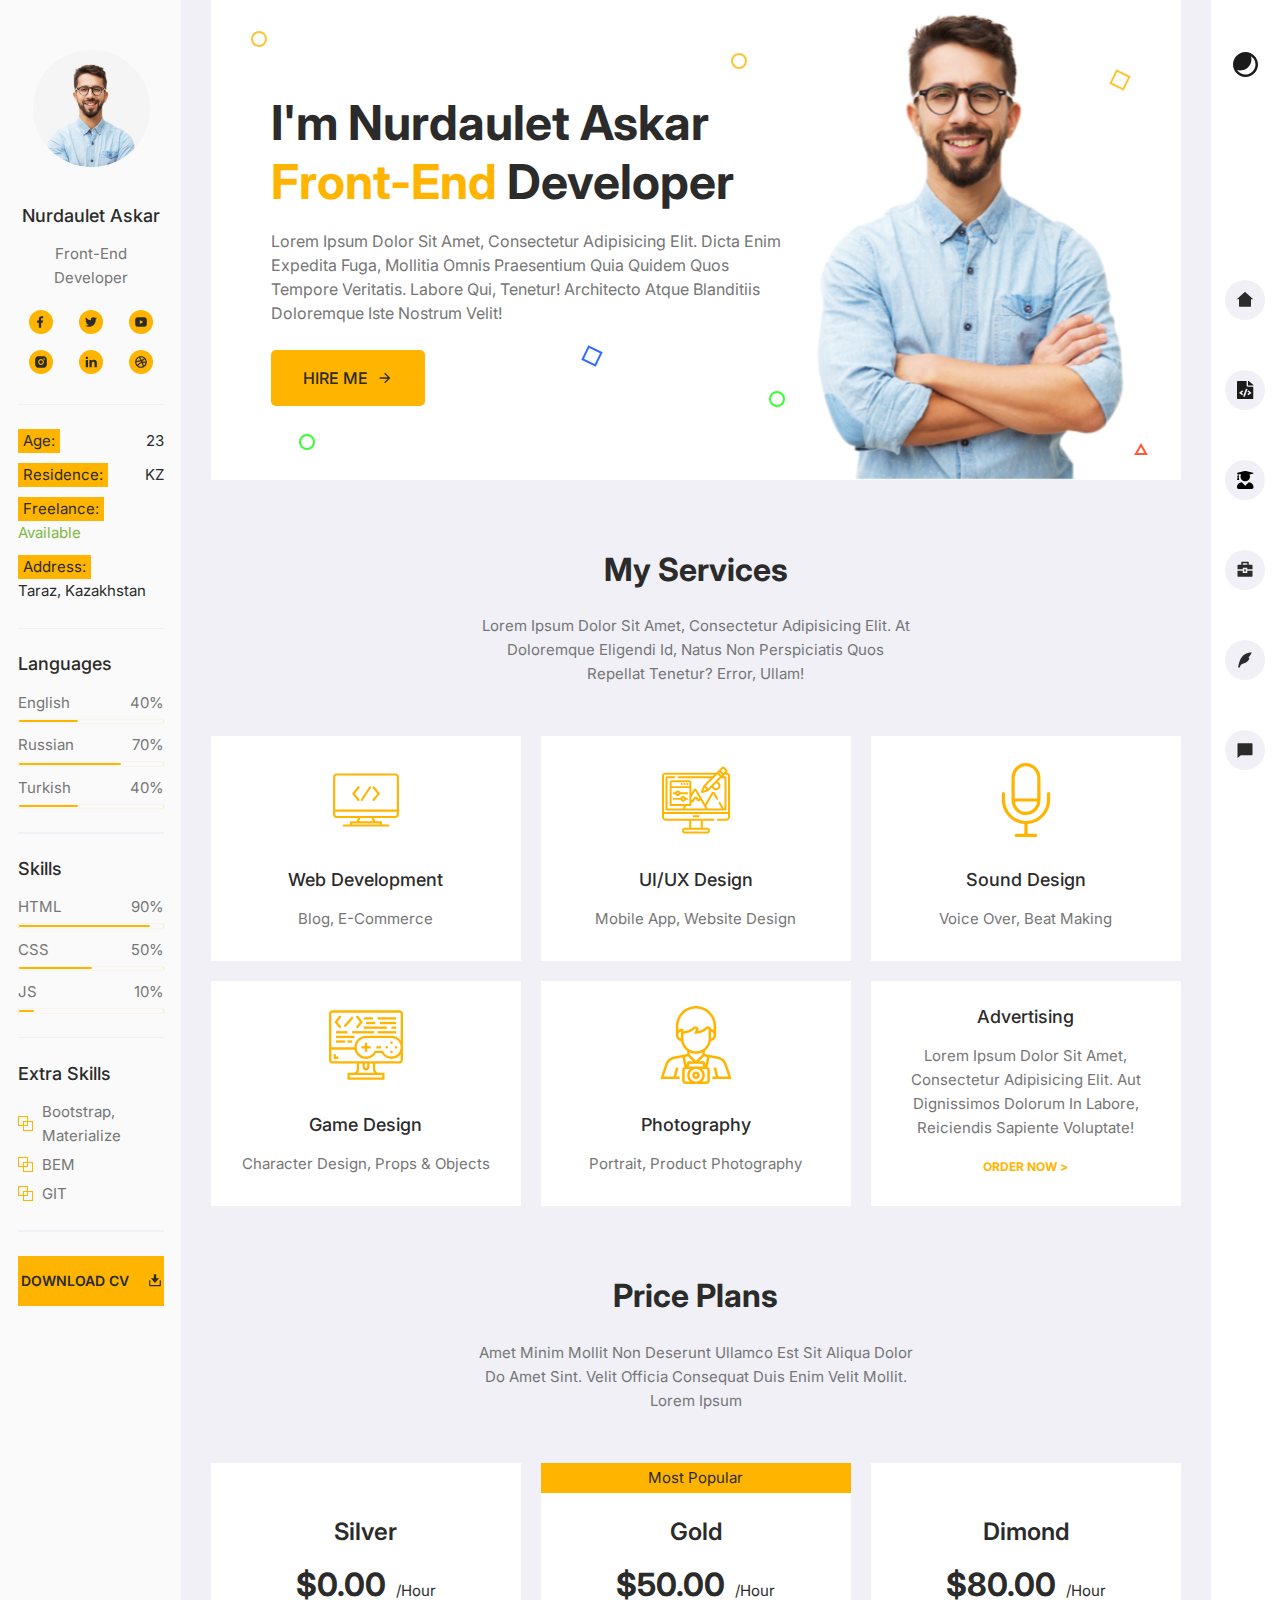
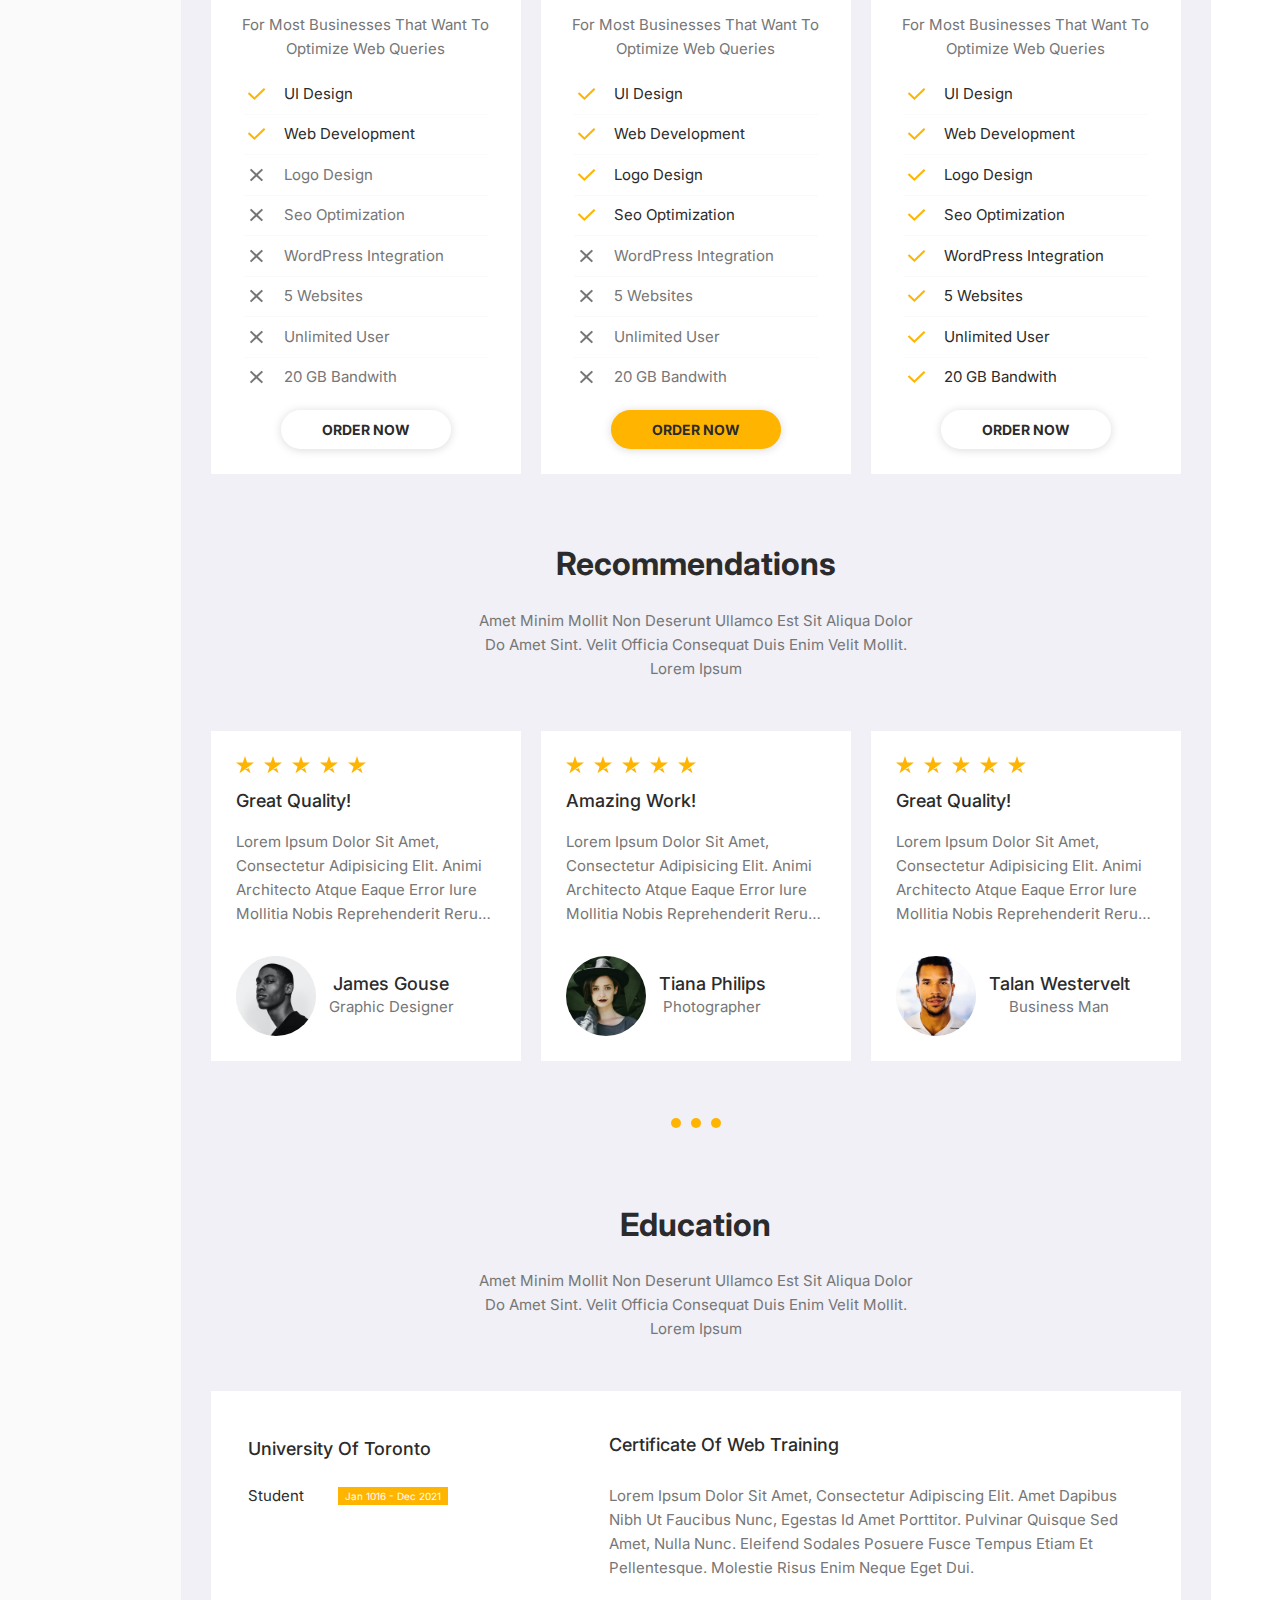
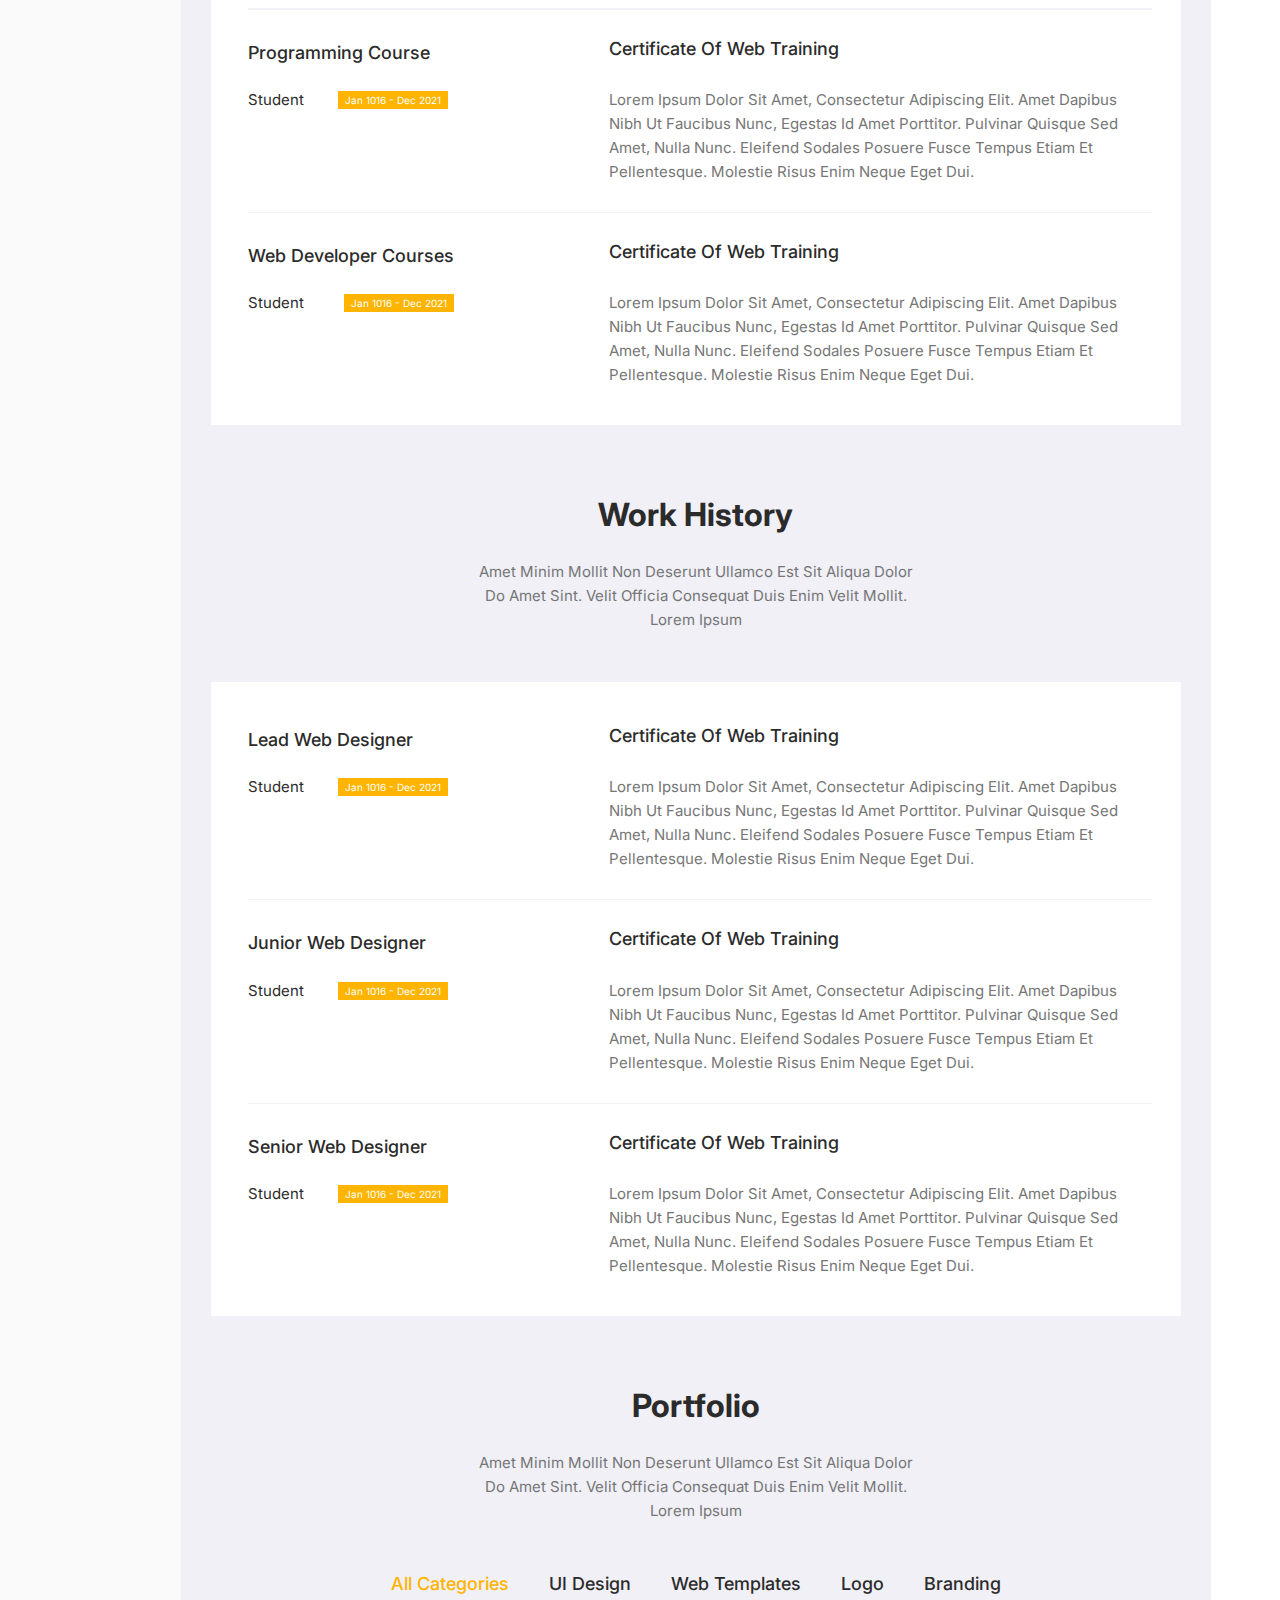
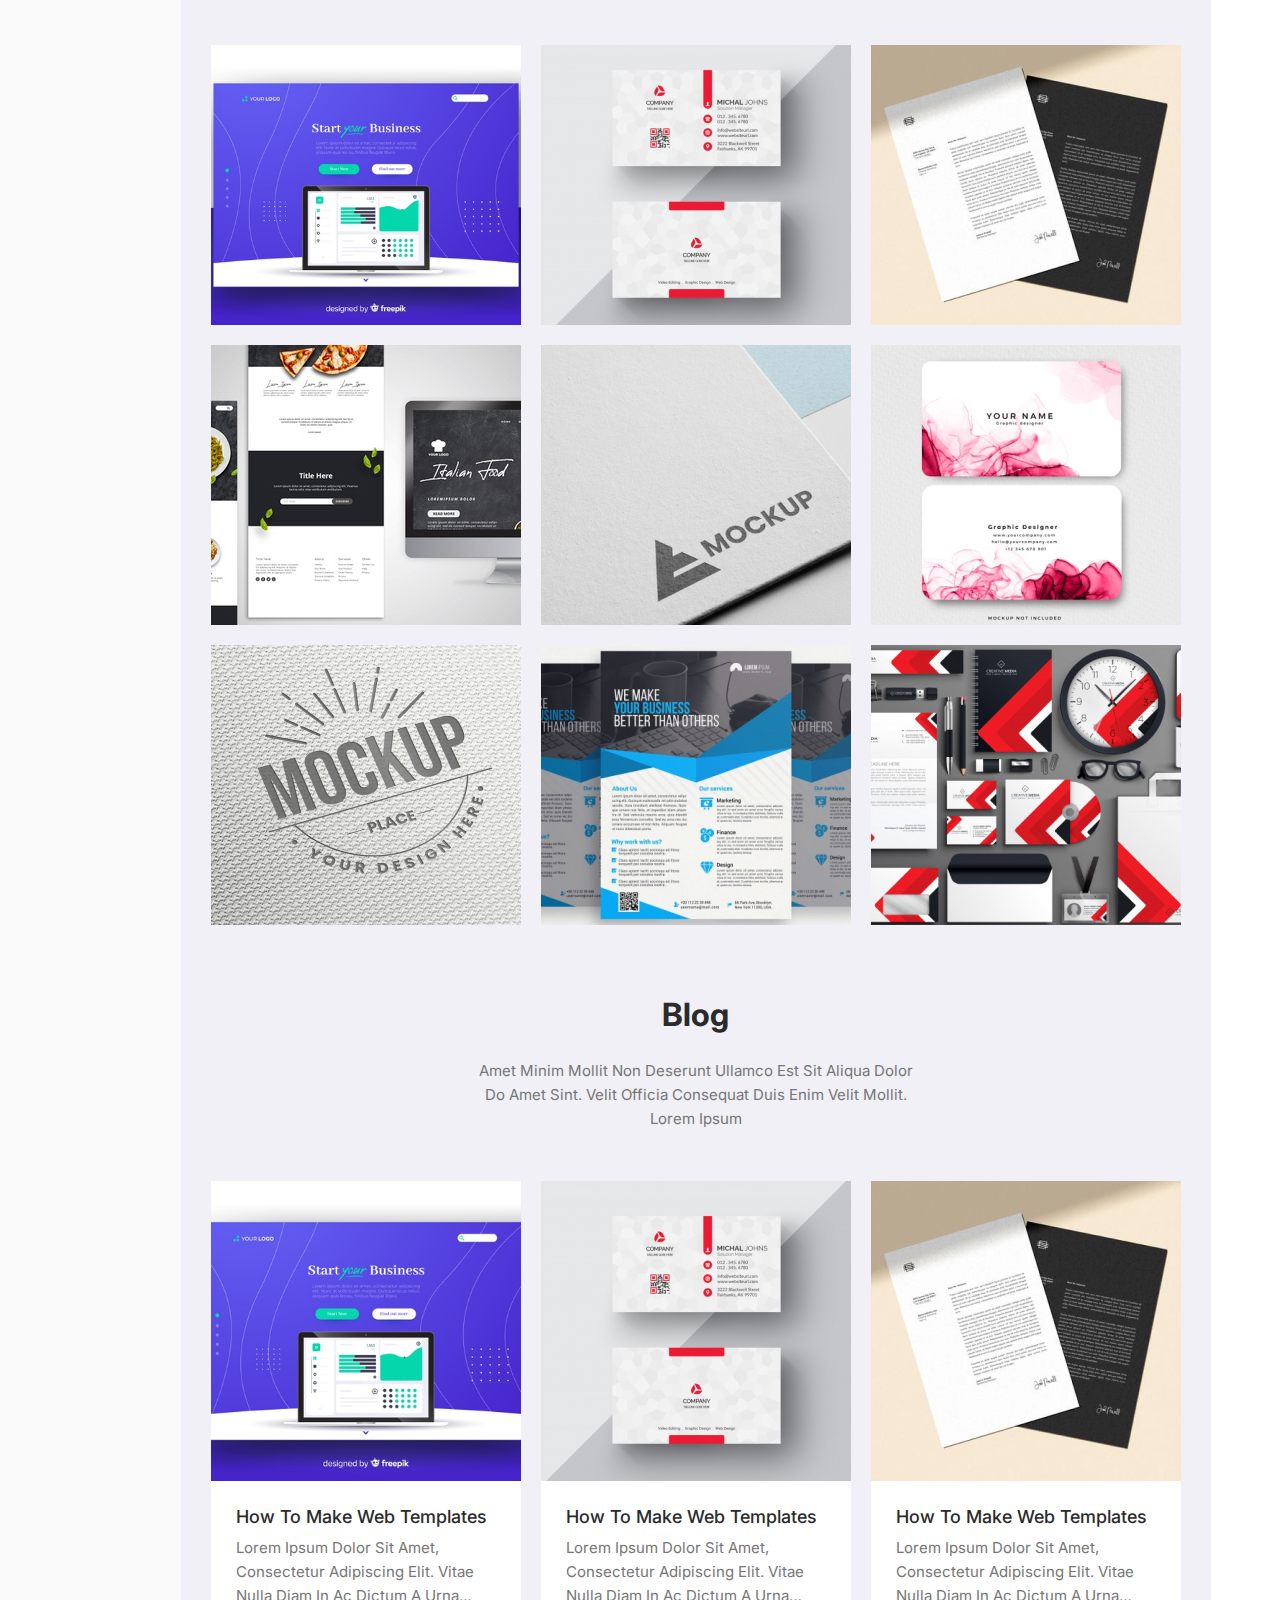
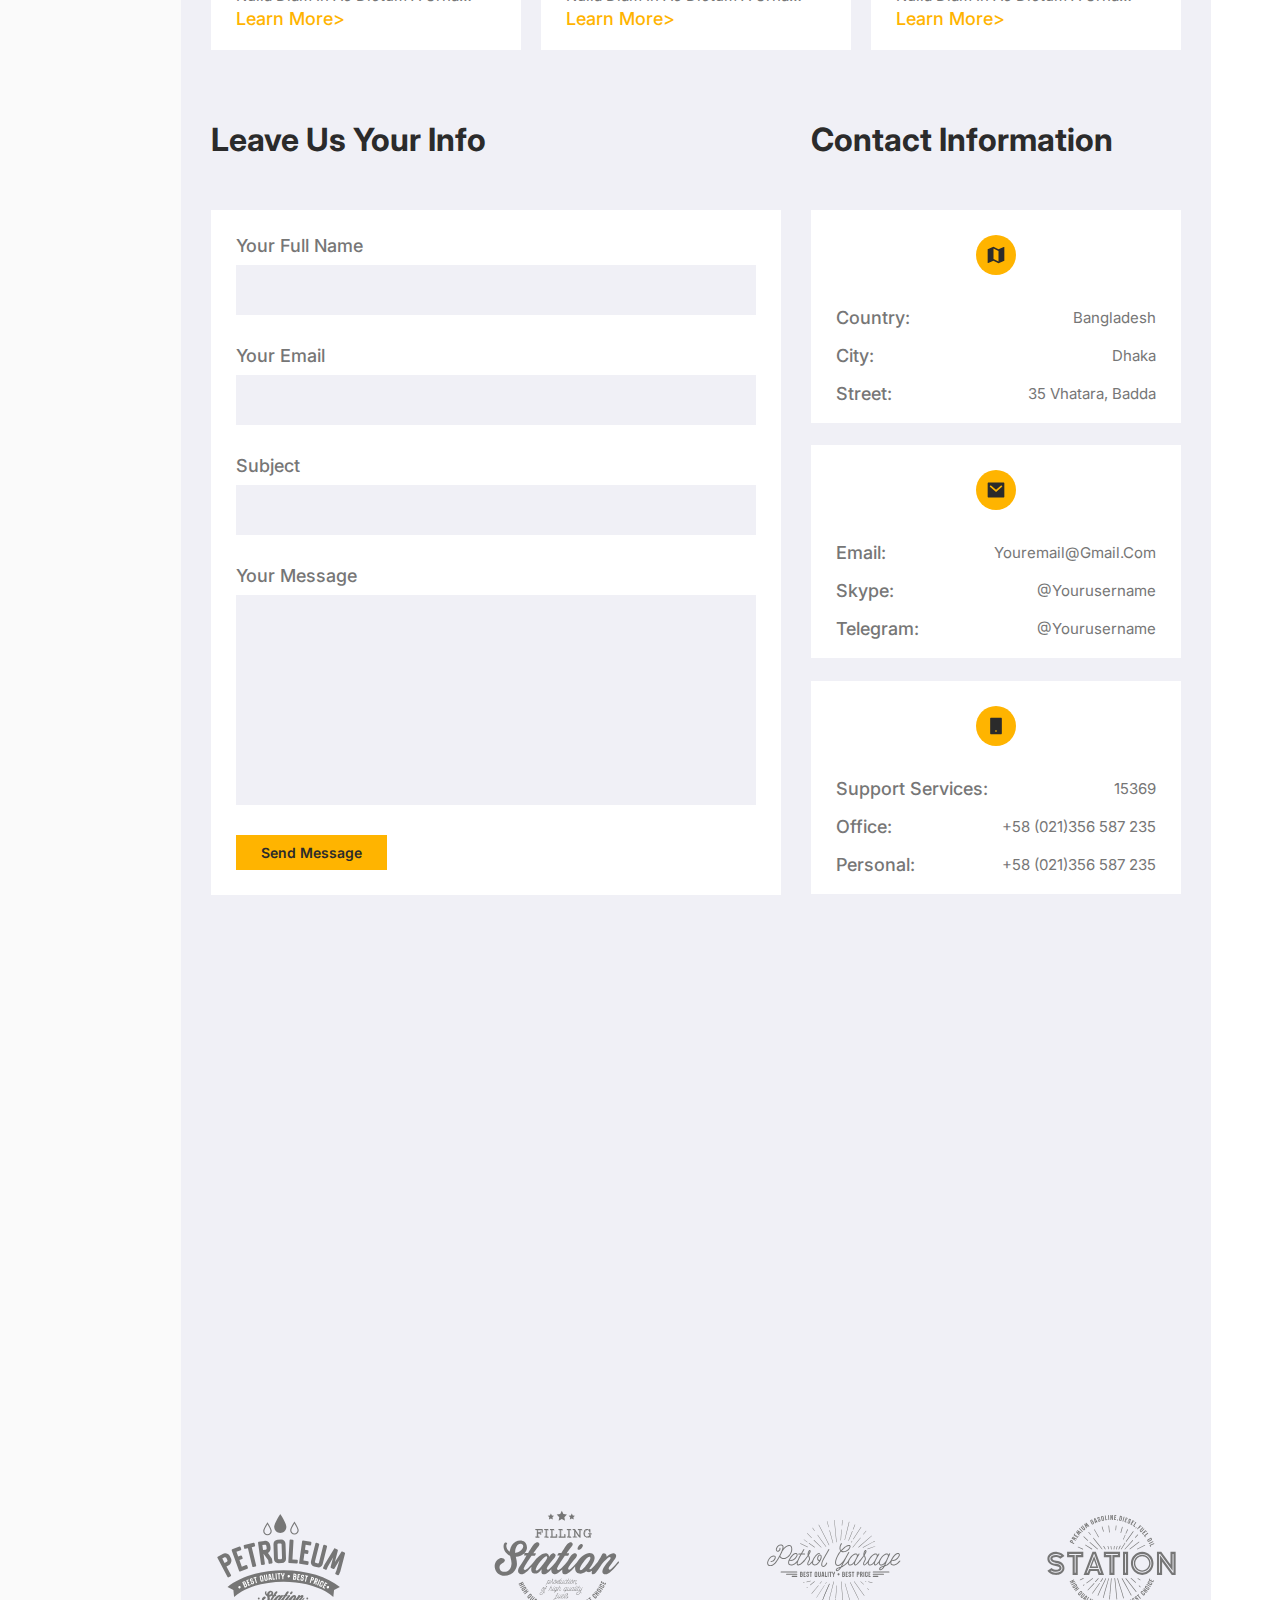
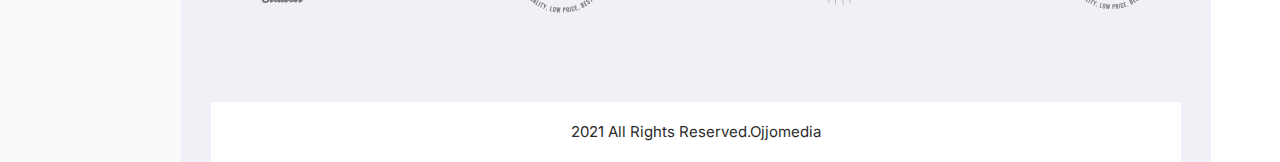
<file: index.html>
<!DOCTYPE html>
<html lang="en">
<head>
    <meta charset="UTF-8" />
    <link rel="stylesheet" href="./styles/style.css" />
    <link rel="stylesheet" href="./styles/aside.css" />
    <link rel="stylesheet" href="./styles/main.css" />
    <link rel="stylesheet" href="./styles/navigation.css" />
    <link rel="preconnect" href="https://fonts.googleapis.com">
    <link rel="preconnect" href="https://fonts.gstatic.com" crossorigin>
    <link href="https://fonts.googleapis.com/css2?family=Inter:wght@300;400;500;600;700;800&display=swap" rel="stylesheet">
    <title>Portfolio</title>
</head>
<body>
<aside class="left-menu">
    <article class="left-menu__container">
        <section class="left-menu__profile profile">
            <div class="profile__avatar avatar"></div>
            <h4 class="profile__name title-name">Nurdaulet Askar</h4>
            <p class="profile__text">Front-end Developer</p>
            <div class="profile__social-icons">
                <a href="https://www.facebook.com/" class="profile__icon facebook"></a>
                <a href="https://www.instagram.com/" class="profile__icon instagram"></a>
                <a href="https://www.twitter.com/" class="profile__icon twitter"></a>
                <a href="https://www.linkedin.com/" class="profile__icon linkedin"></a>
                <a href="https://www.youtube.com/" class="profile__icon youtube"></a>
                <a href="https://www.dribbble.com/" class="profile__icon dribbble"></a>
            </div>
        </section>
        <hr class="left-menu__divider" />
        <section class="left-menu__about about black-text">
            <div class="about__option profile-items">
                <div class="about__option-name">Age:</div>
                <div class="about__option-value">23</div>
            </div>
            <div class="about__option profile-items">
                <div class="about__option-name">Residence:</div>
                <div class="about__option-value">KZ</div>
            </div>
            <div class="about__option profile-items">
                <div class="about__option-name">Freelance:</div>
                <div class="about__option-value green-text">Available</div>
            </div>
            <div class="about__option profile-items">
                <div class="about__option-name">Address:</div>
                <div class="about__option-value">Taraz, Kazakhstan</div>
            </div>
        </section>
        <hr class="left-menu__divider" />
        <section class="left-menu__languages languages">
            <h4 class="languages__title title-name">Languages</h4>
            <ul class="languages__list">
                <li class="languages__item indicator">
                    <div class="indicator__text profile-items">
                        <div class="indicator__name">English</div>
                        <div class="indicator__percentage">40%</div>
                    </div>
                    <div class="indicator__progress-bar">
                        <div class="indicator__progress-line"></div>
                    </div>
                </li>
                <li class="languages__item indicator">
                    <div class="indicator__text profile-items">
                        <div class="indicator__name">Russian</div>
                        <div class="indicator__percentage">70%</div>
                    </div>
                    <div class="indicator__progress-bar">
                        <div class="indicator__progress-line"></div>
                    </div>
                </li>
                <li class="languages__item indicator">
                    <div class="indicator__text profile-items">
                        <div class="indicator__name">Turkish</div>
                        <div class="indicator__percentage">40%</div>
                    </div>
                    <div class="indicator__progress-bar">
                        <div class="indicator__progress-line"></div>
                    </div>
                </li>
            </ul>
        </section>
        <hr class="left-menu__divider" />
        <section class="left-menu__skills skills">
            <h4 class="skills__title title-name">Skills</h4>
            <ul class="skill__list">
                <li class="skills__item indicator">
                    <div class="indicator__text profile-items">
                        <div class="indicator__name">HTML</div>
                        <div class="indicator__percentage">90%</div>
                    </div>
                    <div class="indicator__progress-bar">
                        <div class="indicator__progress-line"></div>
                    </div>
                </li>
                <li class="skills__item indicator">
                    <div class="indicator__text profile-items">
                        <div class="indicator__name">CSS</div>
                        <div class="indicator__percentage">50%</div>
                    </div>
                    <div class="indicator__progress-bar">
                        <div class="indicator__progress-line"></div>
                    </div>
                </li>
                <li class="skills__item indicator">
                    <div class="indicator__text profile-items">
                        <div class="indicator__name">JS</div>
                        <div class="indicator__percentage">10%</div>
                    </div>
                    <div class="indicator__progress-bar">
                        <div class="indicator__progress-line"></div>
                    </div>
                </li>
            </ul>
        </section>
        <hr class="left-menu__divider" />
        <section class="left-menu__extra-skills extra-skills">
            <h4 class="extra-skills__title title-name">Extra Skills</h4>
            <ul class="extra-skills__list">
                <li class="extra-skills__item">Bootstrap, Materialize</li>
                <li class="extra-skills__item">BEM</li>
                <li class="extra-skills__item">GIT</li>
            </ul>
        </section>
        <hr class="left-menu__divider" />
        <a class="left-menu__button-cv2 button-cv2 button" href="files/Frontend-cv2.png" download="cv2">
            <span class="button-cv2__text">DOWNLOAD CV</span>
        </a>
    </article>
</aside>
<div class="middle-page">
    <header id="home" class="banner">
        <div class="banner__bg-animation">
            <svg class="banner__bg-circle-svg figure1" xmlns="http://www.w3.org/2000/svg" width="16" height="16" viewBox="0 0 16 16" fill="none">
                <circle cx="8" cy="8" r="7" stroke="#FFB400" stroke-opacity="0.8" stroke-width="2"/>
            </svg>
            <svg class="banner__bg-circle-svg figure2" xmlns="http://www.w3.org/2000/svg" width="16" height="16" viewBox="0 0 16 16" fill="none">
                <circle cx="8" cy="8" r="7" stroke="#FFB400" stroke-opacity="0.8" stroke-width="2"/>
            </svg>
            <svg class="banner__bg-circle-svg figure3" xmlns="http://www.w3.org/2000/svg" width="16" height="16" viewBox="0 0 16 16" fill="none">
                <circle cx="8" cy="8" r="7" stroke="#05FF00" stroke-opacity="0.8" stroke-width="2"/>
            </svg>
            <svg class="banner__bg-circle-svg figure4" xmlns="http://www.w3.org/2000/svg" width="16" height="16" viewBox="0 0 16 16" fill="none">
                <circle cx="8" cy="8" r="7" stroke="#05FF00" stroke-opacity="0.8" stroke-width="2"/>
            </svg>
            <svg class="banner__bg-triangle-svg figure5" xmlns="http://www.w3.org/2000/svg" width="14" height="12" viewBox="0 0 14 12" fill="none">
                <path d="M1.80385 11L7 2L12.1962 11H1.80385Z" stroke="#FF2E00" stroke-opacity="0.8" stroke-width="2"/>
            </svg>
            <div class="banner__bg-rectangle-figure figure6"></div>
            <div class="banner__bg-rectangle-figure figure7"></div>
        </div>
        <div class="banner__body">
            <h1 class="banner__header title-name">
                I'm Nurdaulet Askar
                <br />
                <span class="yellow-text">Front-end</span> Developer
            </h1>
            <p class="banner__text">Lorem ipsum dolor sit amet, consectetur adipisicing elit. Dicta enim expedita fuga, mollitia omnis praesentium quia quidem quos tempore veritatis. Labore qui, tenetur! Architecto atque blanditiis doloremque iste nostrum velit!</p>
            <a class="banner__button hire-me-button button" href="www.google.com">
                <span class="hire-me-button__text">HIRE ME</span>
            </a>
        </div>
    </header>
    <main class="main" role="main">
        <section id="services" class="services section">
            <header class="services__header section__header">
                <h2 class="services__title title-name">My Services</h2>
                <p class="services__text">Lorem ipsum dolor sit amet, consectetur adipisicing elit. At doloremque eligendi id, natus non perspiciatis quos repellat tenetur? Error, ullam!</p>
            </header>
            <div class="section__options">
                <div class="section__option service-card">
                    <div class="service-card__body">
                        <div class="service-card__icon coding-icon"></div>
                        <h4 class="service-card__title title-name">Web Development</h4>
                        <p class="service-card__text">Blog, E-Commerce</p>
                    </div>
                </div>
                <div class="section__option service-card">
                    <div class="service-card__body">
                        <div class="service-card__icon illustration-icon"></div>
                        <h4 class="service-card__title title-name">UI/UX Design</h4>
                        <p class="service-card__text">Mobile app, website design</p>
                    </div>
                </div>
                <div class="section__option service-card">
                    <div class="service-card__body">
                        <div class="service-card__icon microphone-icon"></div>
                        <h4 class="service-card__title title-name">Sound Design</h4>
                        <p class="service-card__text">Voice Over, Beat Making</p>
                    </div>
                </div>
                <div class="section__option service-card">
                    <div class="service-card__body">
                        <div class="service-card__icon game-development-icon"></div>
                        <h4 class="service-card__title title-name">Game Design</h4>
                        <p class="service-card__text">Character Design, Props & Objects</p>
                    </div>
                </div>
                <div class="section__option service-card">
                    <div class="service-card__body">
                        <div class="service-card__icon photographer-icon"></div>
                        <h4 class="service-card__title title-name">Photography</h4>
                        <p class="service-card__text">Portrait, product photography</p>
                    </div>
                </div>
                <div class="section__option service-card">
                    <div class="service-card__body">
                        <h4 class="service-card__title title-name">Advertising</h4>
                        <p class="service-card__text">Lorem ipsum dolor sit amet, consectetur adipisicing elit. Aut dignissimos dolorum in labore, reiciendis sapiente voluptate!</p>
                        <a class="service-card__link yellow-text" href="http://www.dribbble.com">ORDER NOW ></a>
                    </div>
                </div>
            </div>
        </section>
        <section class="price-plans section">
            <header class="price-plans__header section__header">
                <h2 class="price-plans__title title-name">Price Plans</h2>
                <p class="price-plans__text">Amet minim mollit non deserunt ullamco est sit aliqua dolor do amet sint. Velit officia consequat duis enim velit mollit. lorem ipsum</p>
            </header>
            <div class="section__options">
                <div class="section__option price-card">
                    <div class="price-card__body">
                        <h3 class="price-card__title title-name">Silver</h3>
                        <div class="price-card__price">
                            <h2 class="price-card__price-amount title-name">$0.00<span class="price-card__price-unit">/Hour</span></h2>
                        </div>
                        <p class="price-card__text">For most businesses that want to optimize web queries</p>
                        <ul class="price-card__list">
                            <li class="price-card__item">UI Design</li>
                            <li class="price-card__item">Web Development</li>
                            <li class="price-card__item price-card__item_disabled">Logo Design</li>
                            <li class="price-card__item price-card__item_disabled">Seo Optimization</li>
                            <li class="price-card__item price-card__item_disabled">WordPress Integration</li>
                            <li class="price-card__item price-card__item_disabled">5 Websites</li>
                            <li class="price-card__item price-card__item_disabled">Unlimited User</li>
                            <li class="price-card__item price-card__item_disabled">20 GB Bandwith</li>
                        </ul>
                        <button class="price-card__button button">ORDER NOW</button>
                    </div>
                </div>
                <div class="section__option price-card price-card_most-popular">
                    <div class="price-card__body">
                        <h3 class="price-card__title title-name">Gold</h3>
                        <div class="price-card__price">
                            <h2 class="price-card__price-amount title-name">$50.00<span class="price-card__price-unit">/Hour</span></h2>
                        </div>
                        <p class="price-card__text">For most businesses that want to optimize web queries</p>
                        <ul class="price-card__list">
                            <li class="price-card__item">UI Design</li>
                            <li class="price-card__item">Web Development</li>
                            <li class="price-card__item">Logo Design</li>
                            <li class="price-card__item">Seo Optimization</li>
                            <li class="price-card__item price-card__item_disabled">WordPress Integration</li>
                            <li class="price-card__item price-card__item_disabled">5 Websites</li>
                            <li class="price-card__item price-card__item_disabled">Unlimited User</li>
                            <li class="price-card__item price-card__item_disabled">20 GB Bandwith</li>
                        </ul>
                        <button class="price-card__button button">ORDER NOW</button>
                    </div>
                </div>
                <div class="section__option price-card">
                    <div class="price-card__body">
                        <h3 class="price-card__title title-name">Dimond</h3>
                        <div class="price-card__price">
                            <h2 class="price-card__price-amount title-name">$80.00<span class="price-card__price-unit">/Hour</span></h2>
                        </div>
                        <p class="price-card__text">For most businesses that want to optimize web queries</p>
                        <ul class="price-card__list">
                            <li class="price-card__item">UI Design</li>
                            <li class="price-card__item">Web Development</li>
                            <li class="price-card__item">Logo Design</li>
                            <li class="price-card__item">Seo Optimization</li>
                            <li class="price-card__item">WordPress Integration</li>
                            <li class="price-card__item">5 Websites</li>
                            <li class="price-card__item">Unlimited User</li>
                            <li class="price-card__item">20 GB Bandwith</li>
                        </ul>
                        <button class="price-card__button button">ORDER NOW</button>
                    </div>
                </div>
            </div>
        </section>
        <section class="recommendations section">
            <header class="recommendations__header section__header">
                <h2 class="recommendations__title title-name">Recommendations</h2>
                <p class="recommendations__text">Amet minim mollit non deserunt ullamco est sit aliqua dolor do amet sint. Velit officia consequat duis enim velit mollit. lorem ipsum</p>
            </header>
            <div class="section__options">
                <div class="section__option review-card">
                    <div class="review-card__body">
                        <div class="review-card__rating">
                            <svg xmlns="http://www.w3.org/2000/svg" width="18" height="18" viewBox="0 0 18 18" fill="none">
                                <path d="M9 13.2448L12.9107 12.2343L14.5446 17.3684L9 13.2448ZM18 6.60873H11.1161L9 0L6.88393 6.60873H0L5.57143 10.7051L3.45535 17.3138L9.02679 13.2175L12.4554 10.7051L18 6.60873Z" fill="#FFB400"/>
                            </svg>
                            <svg xmlns="http://www.w3.org/2000/svg" width="18" height="18" viewBox="0 0 18 18" fill="none">
                                <path d="M9 13.2448L12.9107 12.2343L14.5446 17.3684L9 13.2448ZM18 6.60873H11.1161L9 0L6.88393 6.60873H0L5.57143 10.7051L3.45535 17.3138L9.02679 13.2175L12.4554 10.7051L18 6.60873Z" fill="#FFB400"/>
                            </svg>
                            <svg xmlns="http://www.w3.org/2000/svg" width="18" height="18" viewBox="0 0 18 18" fill="none">
                                <path d="M9 13.2448L12.9107 12.2343L14.5446 17.3684L9 13.2448ZM18 6.60873H11.1161L9 0L6.88393 6.60873H0L5.57143 10.7051L3.45535 17.3138L9.02679 13.2175L12.4554 10.7051L18 6.60873Z" fill="#FFB400"/>
                            </svg>
                            <svg xmlns="http://www.w3.org/2000/svg" width="18" height="18" viewBox="0 0 18 18" fill="none">
                                <path d="M9 13.2448L12.9107 12.2343L14.5446 17.3684L9 13.2448ZM18 6.60873H11.1161L9 0L6.88393 6.60873H0L5.57143 10.7051L3.45535 17.3138L9.02679 13.2175L12.4554 10.7051L18 6.60873Z" fill="#FFB400"/>
                            </svg>
                            <svg xmlns="http://www.w3.org/2000/svg" width="18" height="18" viewBox="0 0 18 18" fill="none">
                                <path d="M9 13.2448L12.9107 12.2343L14.5446 17.3684L9 13.2448ZM18 6.60873H11.1161L9 0L6.88393 6.60873H0L5.57143 10.7051L3.45535 17.3138L9.02679 13.2175L12.4554 10.7051L18 6.60873Z" fill="#FFB400"/>
                            </svg>
                        </div>
                        <h4 class="review-card__title title-name">Great quality!</h4>
                        <p class="review-card__text">Lorem ipsum dolor sit amet, consectetur adipisicing elit. Animi architecto atque eaque error iure mollitia nobis reprehenderit rerum veniam vitae! Lorem ipsum dolor sit amet, consectetur adipisicing elit. Animi architecto atque eaque error iure mollitia nobis reprehenderit rerum veniam vitae!</p>
                        <div class="review-card__profile">
                            <img class="review-card__profile-avatar avatar" src="./images/profile1.jpg" alt="profile image" />
                            <div class="review-card__profile-info">
                                <h4 class="review-card__profile-name title-name">James Gouse</h4>
                                <p class="review-card__profile-text">Graphic Designer</p>
                            </div>
                        </div>
                    </div>
                </div>
                <div class="section__option review-card">
                    <div class="review-card__body">
                        <div class="review-card__rating">
                            <svg xmlns="http://www.w3.org/2000/svg" width="18" height="18" viewBox="0 0 18 18" fill="none">
                                <path d="M9 13.2448L12.9107 12.2343L14.5446 17.3684L9 13.2448ZM18 6.60873H11.1161L9 0L6.88393 6.60873H0L5.57143 10.7051L3.45535 17.3138L9.02679 13.2175L12.4554 10.7051L18 6.60873Z" fill="#FFB400"/>
                            </svg>
                            <svg xmlns="http://www.w3.org/2000/svg" width="18" height="18" viewBox="0 0 18 18" fill="none">
                                <path d="M9 13.2448L12.9107 12.2343L14.5446 17.3684L9 13.2448ZM18 6.60873H11.1161L9 0L6.88393 6.60873H0L5.57143 10.7051L3.45535 17.3138L9.02679 13.2175L12.4554 10.7051L18 6.60873Z" fill="#FFB400"/>
                            </svg>
                            <svg xmlns="http://www.w3.org/2000/svg" width="18" height="18" viewBox="0 0 18 18" fill="none">
                                <path d="M9 13.2448L12.9107 12.2343L14.5446 17.3684L9 13.2448ZM18 6.60873H11.1161L9 0L6.88393 6.60873H0L5.57143 10.7051L3.45535 17.3138L9.02679 13.2175L12.4554 10.7051L18 6.60873Z" fill="#FFB400"/>
                            </svg>
                            <svg xmlns="http://www.w3.org/2000/svg" width="18" height="18" viewBox="0 0 18 18" fill="none">
                                <path d="M9 13.2448L12.9107 12.2343L14.5446 17.3684L9 13.2448ZM18 6.60873H11.1161L9 0L6.88393 6.60873H0L5.57143 10.7051L3.45535 17.3138L9.02679 13.2175L12.4554 10.7051L18 6.60873Z" fill="#FFB400"/>
                            </svg>
                            <svg xmlns="http://www.w3.org/2000/svg" width="18" height="18" viewBox="0 0 18 18" fill="none">
                                <path d="M9 13.2448L12.9107 12.2343L14.5446 17.3684L9 13.2448ZM18 6.60873H11.1161L9 0L6.88393 6.60873H0L5.57143 10.7051L3.45535 17.3138L9.02679 13.2175L12.4554 10.7051L18 6.60873Z" fill="#FFB400"/>
                            </svg>
                        </div>
                        <h4 class="review-card__title title-name">Amazing work!</h4>
                        <p class="review-card__text">Lorem ipsum dolor sit amet, consectetur adipisicing elit. Animi architecto atque eaque error iure mollitia nobis reprehenderit rerum veniam vitae! Lorem ipsum dolor sit amet, consectetur adipisicing elit. Animi architecto atque eaque error iure mollitia nobis reprehenderit rerum veniam vitae!</p>
                        <div class="review-card__profile">
                            <img class="review-card__profile-avatar avatar" src="./images/profile2.jpg" alt="profile image" />
                            <div class="review-card__profile-info">
                                <h4 class="review-card__profile-name title-name">Tiana Philips</h4>
                                <p class="review-card__profile-text">Photographer</p>
                            </div>
                        </div>
                    </div>
                </div>
                <div class="section__option review-card">
                    <div class="review-card__body">
                        <div class="review-card__rating">
                            <svg xmlns="http://www.w3.org/2000/svg" width="18" height="18" viewBox="0 0 18 18" fill="none">
                                <path d="M9 13.2448L12.9107 12.2343L14.5446 17.3684L9 13.2448ZM18 6.60873H11.1161L9 0L6.88393 6.60873H0L5.57143 10.7051L3.45535 17.3138L9.02679 13.2175L12.4554 10.7051L18 6.60873Z" fill="#FFB400"/>
                            </svg>
                            <svg xmlns="http://www.w3.org/2000/svg" width="18" height="18" viewBox="0 0 18 18" fill="none">
                                <path d="M9 13.2448L12.9107 12.2343L14.5446 17.3684L9 13.2448ZM18 6.60873H11.1161L9 0L6.88393 6.60873H0L5.57143 10.7051L3.45535 17.3138L9.02679 13.2175L12.4554 10.7051L18 6.60873Z" fill="#FFB400"/>
                            </svg>
                            <svg xmlns="http://www.w3.org/2000/svg" width="18" height="18" viewBox="0 0 18 18" fill="none">
                                <path d="M9 13.2448L12.9107 12.2343L14.5446 17.3684L9 13.2448ZM18 6.60873H11.1161L9 0L6.88393 6.60873H0L5.57143 10.7051L3.45535 17.3138L9.02679 13.2175L12.4554 10.7051L18 6.60873Z" fill="#FFB400"/>
                            </svg>
                            <svg xmlns="http://www.w3.org/2000/svg" width="18" height="18" viewBox="0 0 18 18" fill="none">
                                <path d="M9 13.2448L12.9107 12.2343L14.5446 17.3684L9 13.2448ZM18 6.60873H11.1161L9 0L6.88393 6.60873H0L5.57143 10.7051L3.45535 17.3138L9.02679 13.2175L12.4554 10.7051L18 6.60873Z" fill="#FFB400"/>
                            </svg>
                            <svg xmlns="http://www.w3.org/2000/svg" width="18" height="18" viewBox="0 0 18 18" fill="none">
                                <path d="M9 13.2448L12.9107 12.2343L14.5446 17.3684L9 13.2448ZM18 6.60873H11.1161L9 0L6.88393 6.60873H0L5.57143 10.7051L3.45535 17.3138L9.02679 13.2175L12.4554 10.7051L18 6.60873Z" fill="#FFB400"/>
                            </svg>
                        </div>
                        <h4 class="review-card__title title-name">Great quality!</h4>
                        <p class="review-card__text">Lorem ipsum dolor sit amet, consectetur adipisicing elit. Animi architecto atque eaque error iure mollitia nobis reprehenderit rerum veniam vitae! Lorem ipsum dolor sit amet, consectetur adipisicing elit. Animi architecto atque eaque error iure mollitia nobis reprehenderit rerum veniam vitae!</p>
                        <div class="review-card__profile">
                            <img class="review-card__profile-avatar avatar" src="./images/profile3.jpg" alt="profile image" />
                            <div class="review-card__profile-info">
                                <h4 class="review-card__profile-name title-name">Talan Westervelt</h4>
                                <p class="review-card__profile-text">Business man</p>
                            </div>
                        </div>
                    </div>
                </div>
            </div>
            <div class="recommendations__overflow">
                <svg xmlns="http://www.w3.org/2000/svg" width="50" height="10" viewBox="0 0 50 10" fill="none">
                    <circle cx="5" cy="5" r="5" fill="#FFB400"/>
                    <circle cx="25" cy="5" r="5" fill="#FFB400"/>
                    <circle cx="45" cy="5" r="5" fill="#FFB400"/>
                </svg>
            </div>
        </section>
        <section id="education" class="education section">
            <header class="education__header section__header">
                <h2 class="education__title title-name">Education</h2>
                <p class="education__text">Amet minim mollit non deserunt ullamco est sit aliqua dolor do amet sint. Velit officia consequat duis enim velit mollit. lorem ipsum</p>
            </header>
            <div class="section__details">
                <div class="section__data data">
                    <div class="data__body">
                        <div class="data__left">
                            <h4 class="data__title title-name">University of Toronto</h4>
                            <div class="data__info">
                                <p class="data__position">Student</p>
                                <div class="data__date">Jan 1016 - Dec 2021</div>
                            </div>
                        </div>
                        <div class="data__right">
                            <h4 class="data__title title-name">Certificate of web training</h4>
                            <p class="data__text">Lorem ipsum dolor sit amet, consectetur adipiscing elit. Amet dapibus nibh ut faucibus nunc, egestas id amet porttitor. Pulvinar quisque sed amet, nulla nunc. Eleifend sodales posuere fusce tempus etiam et pellentesque. Molestie risus enim neque eget dui.</p>
                        </div>
                    </div>
                </div>
                <div class="section__data data">
                    <div class="data__body">
                        <div class="data__left">
                            <h4 class="data__title title-name">Programming Course</h4>
                            <div class="data__info">
                                <p class="data__position">Student</p>
                                <div class="data__date">Jan 1016 - Dec 2021</div>
                            </div>
                        </div>
                        <div class="data__right">
                            <h4 class="data__title title-name">Certificate of web training</h4>
                            <p class="data__text">Lorem ipsum dolor sit amet, consectetur adipiscing elit. Amet dapibus nibh ut faucibus nunc, egestas id amet porttitor. Pulvinar quisque sed amet, nulla nunc. Eleifend sodales posuere fusce tempus etiam et pellentesque. Molestie risus enim neque eget dui.</p>
                        </div>
                    </div>
                </div>
                <div class="section__data data">
                    <div class="data__body">
                        <div class="data__left">
                            <h4 class="data__title title-name">Web Developer Courses</h4>
                            <div class="data__info">
                                <p class="data__position">Student</p>
                                <div class="data__date">Jan 1016 - Dec 2021</div>
                            </div>
                        </div>
                        <div class="data__right">
                            <h4 class="data__title title-name">Certificate of web training</h4>
                            <p class="data__text">Lorem ipsum dolor sit amet, consectetur adipiscing elit. Amet dapibus nibh ut faucibus nunc, egestas id amet porttitor. Pulvinar quisque sed amet, nulla nunc. Eleifend sodales posuere fusce tempus etiam et pellentesque. Molestie risus enim neque eget dui.</p>
                        </div>
                    </div>
                </div>
            </div>
        </section>
        <section class="work-history section">
            <header class="work-history__header section__header">
                <h2 class="work-history__title title-name">Work History</h2>
                <p class="work-history__text">Amet minim mollit non deserunt ullamco est sit aliqua dolor do amet sint. Velit officia consequat duis enim velit mollit. lorem ipsum</p>
            </header>
            <div class="section__details">
                <div class="section__data data">
                    <div class="data__body">
                        <div class="data__left">
                            <h4 class="data__title title-name">Lead Web Designer</h4>
                            <div class="data__info">
                                <p class="data__position">Student</p>
                                <div class="data__date">Jan 1016 - Dec 2021</div>
                            </div>
                        </div>
                        <div class="data__right">
                            <h4 class="data__title title-name">Certificate of web training</h4>
                            <p class="data__text">Lorem ipsum dolor sit amet, consectetur adipiscing elit. Amet dapibus nibh ut faucibus nunc, egestas id amet porttitor. Pulvinar quisque sed amet, nulla nunc. Eleifend sodales posuere fusce tempus etiam et pellentesque. Molestie risus enim neque eget dui.</p>
                        </div>
                    </div>
                </div>
                <div class="section__data data">
                    <div class="data__body">
                        <div class="data__left">
                            <h4 class="data__title title-name">Junior Web Designer</h4>
                            <div class="data__info">
                                <p class="data__position">Student</p>
                                <div class="data__date">Jan 1016 - Dec 2021</div>
                            </div>
                        </div>
                        <div class="data__right">
                            <h4 class="data__title title-name">Certificate of web training</h4>
                            <p class="data__text">Lorem ipsum dolor sit amet, consectetur adipiscing elit. Amet dapibus nibh ut faucibus nunc, egestas id amet porttitor. Pulvinar quisque sed amet, nulla nunc. Eleifend sodales posuere fusce tempus etiam et pellentesque. Molestie risus enim neque eget dui.</p>
                        </div>
                    </div>
                </div>
                <div class="section__data data">
                    <div class="data__body">
                        <div class="data__left">
                            <h4 class="data__title title-name">Senior Web Designer</h4>
                            <div class="data__info">
                                <p class="data__position">Student</p>
                                <div class="data__date">Jan 1016 - Dec 2021</div>
                            </div>
                        </div>
                        <div class="data__right">
                            <h4 class="data__title title-name">Certificate of web training</h4>
                            <p class="data__text">Lorem ipsum dolor sit amet, consectetur adipiscing elit. Amet dapibus nibh ut faucibus nunc, egestas id amet porttitor. Pulvinar quisque sed amet, nulla nunc. Eleifend sodales posuere fusce tempus etiam et pellentesque. Molestie risus enim neque eget dui.</p>
                        </div>
                    </div>
                </div>
            </div>
        </section>
        <section id="portfolio" class="portfolio section">
            <header class="portfolio__header section__header">
                <h2 class="portfolio__title title-name">Portfolio</h2>
                <p class="portfolio__text">Amet minim mollit non deserunt ullamco est sit aliqua dolor do amet sint. Velit officia consequat duis enim velit mollit. lorem ipsum</p>
            </header>
            <nav class="portfolio__categories">
                <h4 class="portfolio__category-name title-name yellow-text">All categories</h4>
                <h4 class="portfolio__category-name title-name">UI design</h4>
                <h4 class="portfolio__category-name title-name">Web templates</h4>
                <h4 class="portfolio__category-name title-name">Logo</h4>
                <h4 class="portfolio__category-name title-name">Branding</h4>
            </nav>
            <div class="section__options">
                <div class="section__option portfolio-card">
                    <div class="portfolio-card__image" style="background-image: url('./images/portfolio-image1.jpg')"></div>
                </div>
                <div class="section__option portfolio-card">
                    <div class="portfolio-card__image" style="background-image: url('./images/portfolio-image2.jpg')"></div>
                </div>
                <div class="section__option portfolio-card">
                    <div class="portfolio-card__image" style="background-image: url('./images/portfolio-image3.jpg')"></div>
                </div>
                <div class="section__option portfolio-card">
                    <div class="portfolio-card__image" style="background-image: url('./images/portfolio-image4.jpg')"></div>
                </div>
                <div class="section__option portfolio-card">
                    <div class="portfolio-card__image" style="background-image: url('./images/portfolio-image5.jpg')"></div>
                </div>
                <div class="section__option portfolio-card">
                    <div class="portfolio-card__image" style="background-image: url('./images/portfolio-image6.jpg')"></div>
                </div>
                <div class="section__option portfolio-card">
                    <div class="portfolio-card__image" style="background-image: url('./images/portfolio-image7.jpg')"></div>
                </div>
                <div class="section__option portfolio-card">
                    <div class="portfolio-card__image" style="background-image: url('./images/portfolio-image8.jpg')"></div>
                </div>
                <div class="section__option portfolio-card">
                    <div class="portfolio-card__image" style="background-image: url('./images/portfolio-image9.jpg')"></div>
                </div>
            </div>
        </section>
        <section id="blog" class="blog section">
            <header class="blog__header section__header">
                <h2 class="blog__title title-name">Blog</h2>
                <p class="blog__text">Amet minim mollit non deserunt ullamco est sit aliqua dolor do amet sint. Velit officia consequat duis enim velit mollit. lorem ipsum</p>
            </header>
            <div class="section__options">
                <div class="section__option post-card">
                    <div class="post-card__body">
                        <div class="post-card__image" style="background-image: url('./images/portfolio-image1.jpg')"></div>
                        <h4 class="post-card__title title-name">How to make web templates</h4>
                        <p class="post-card__text">Lorem ipsum dolor sit amet, consectetur adipiscing elit. Vitae nulla diam in ac dictum a urna Lorem ipsum dolor sit amet.</p>
                        <a href="" class="post-card__learn-more">Learn More</a>
                    </div>
                </div>
                <div class="section__option post-card">
                    <div class="post-card__body">
                        <div class="post-card__image" style="background-image: url('./images/portfolio-image2.jpg')"></div>
                        <h4 class="post-card__title title-name">How to make web templates</h4>
                        <p class="post-card__text">Lorem ipsum dolor sit amet, consectetur adipiscing elit. Vitae nulla diam in ac dictum a urna Lorem ipsum dolor sit amet.</p>
                        <a href="" class="post-card__learn-more">Learn More</a>
                    </div>
                </div>
                <div class="section__option post-card">
                    <div class="post-card__body">
                        <div class="post-card__image" style="background-image: url('./images/portfolio-image3.jpg')"></div>
                        <h4 class="post-card__title title-name">How to make web templates</h4>
                        <p class="post-card__text">Lorem ipsum dolor sit amet, consectetur adipiscing elit. Vitae nulla diam in ac dictum a urna Lorem ipsum dolor sit amet.</p>
                        <a href="" class="post-card__learn-more">Learn More</a>
                    </div>
                </div>
            </div>
        </section>
        <section id="contact" class="contact section">
            <div class="contact__form form">
                <h2 class="contact__title title-name">Leave Us Your Info</h2>
                <form action="" class="form__body">
                    <label class="form__label" for="fullName">Your Full Name</label>
                    <input class="form__input" type="text" id="fullName" name="fullName" required>

                    <label class="form__label" for="email">Your Email</label>
                    <input class="form__input" type="text" id="yourEmail" name="email" required>

                    <label class="form__label" for="subject">Subject</label>
                    <input class="form__input" type="email" id="subject" name="subject">

                    <label for="message" class="form__label">Your Message</label>
                    <textarea name="message" id="message" class="form__textarea"></textarea>

                    <button class="form__button" type="submit">Send Message</button>
                </form>
            </div>
            <div class="contact__info info">
                <h2 class="contact__title title-name">Contact Information</h2>
                <div class="info__cards">
                    <div class="info__location">
                        <div class="info__icon"></div>
                        <div class="info__option">
                            <h4 class="info__option-name title-name">Country:</h4>
                            <p class="info__option-value">Bangladesh</p>
                        </div>
                        <div class="info__option">
                            <h4 class="info__option-name title-name">City:</h4>
                            <p class="info__option-value">Dhaka</p>
                        </div>
                        <div class="info__option">
                            <h4 class="info__option-name title-name">Street:</h4>
                            <p class="info__option-value">35 Vhatara, Badda</p>
                        </div>
                    </div>
                    <div class="info__communication-services">
                        <div class="info__icon"></div>
                        <div class="info__option">
                            <h4 class="info__option-name title-name">Email:</h4>
                            <p class="info__option-value">Youremail@Gmail.Com</p>
                        </div>
                        <div class="info__option">
                            <h4 class="info__option-name title-name">Skype:</h4>
                            <p class="info__option-value">@Yourusername</p>
                        </div>
                        <div class="info__option">
                            <h4 class="info__option-name title-name">Telegram:</h4>
                            <p class="info__option-value">@Yourusername</p>
                        </div>
                    </div>
                    <div class="info__telephone-numbers">
                        <div class="info__icon"></div>
                        <div class="info__option">
                            <h4 class="info__option-name title-name">Support Services:</h4>
                            <p class="info__option-value">15369</p>
                        </div>
                        <div class="info__option">
                            <h4 class="info__option-name title-name">Office:</h4>
                            <p class="info__option-value">+58 (021)356 587 235</p>
                        </div>
                        <div class="info__option">
                            <h4 class="info__option-name title-name">Personal:</h4>
                            <p class="info__option-value">+58 (021)356 587 235</p>
                        </div>
                    </div>
                </div>
            </div>
        </section>
        <section class="map section">
            <iframe src="https://www.google.com/maps/embed?pb=!1m18!1m12!1m3!1d2990.274257380938!2d-70.56068388481569!3d41.45496659976631!2m3!1f0!2f0!3f0!3m2!1i1024!2i768!4f13.1!3m3!1m2!1s0x89e52963ac45bbcb%3A0xf05e8d125e82af10!2sDos%20Mas!5e0!3m2!1sen!2sus!4v1671220374408!5m2!1sen!2sus" width="100%" height="450" style="border:0;" allowfullscreen="" loading="lazy" referrerpolicy="no-referrer-when-downgrade"></iframe>
            <!--        <img class="map__image" src="./images/Map.png" alt="map" />-->
        </section>
        <section class="logos section">
            <img class="logos__logo" src="./images/Logo1.svg" alt="logo" />
            <img class="logos__logo" src="./images/Logo2.svg" alt="logo" />
            <img class="logos__logo" src="./images/Logo3.svg" alt="logo" />
            <img class="logos__logo" src="./images/Logo4.svg" alt="logo" />
        </section>
    </main>
    <footer class="footer black-text">2021 All Rights Reserved.Ojjomedia</footer>
</div>
<aside class="right-menu">
    <div class="page-mode-changer" id="page-mode-changer"></div>
    <nav class="navigation page-toc">
        <ul class="page-toc__list">
            <li class="page-toc__item">
                <a name="Home" href="#home" class="page-toc__link home-toc"></a>
            </li>
            <li class="page-toc__item">
                <a name="Services" href="#services" class="page-toc__link services-toc"></a>
            </li>
            <li class="page-toc__item">
                <a name="Education" href="#education" class="page-toc__link education-toc"></a>
            </li>
            <li class="page-toc__item">
                <a name="Portfolio" href="#portfolio" class="page-toc__link portfolio-toc"></a>
            </li>
            <li class="page-toc__item">
                <a name="Blog" href="#blog" class="page-toc__link blog-toc"></a>
            </li>
            <li class="page-toc__item">
                <a name="Contact" href="#contact" class="page-toc__link contact-toc"></a>
            </li>
        </ul>
    </nav>
</aside>
<script src="scripts/script.js"></script>
</body>
</html>
</file>
<file: styles/aside.css>
/* ---aside-bar------------------------------- */
.left-menu {
    width: 305px;
    background-color: white;
}

.left-menu:hover {
    background-color: #FAFAFA;
}

.left-menu__container {

    padding: 50px 45px 25px 40px;
    box-sizing: content-box;
}

.left-menu__divider {
    margin: 24.25px 0;
    height: 1.5px;
    background-color: #F0F0F6;
    border-radius: 0.75px;
}

.profile-items {
    display: flex;
    justify-content: space-between;
}

/* ---profile-block--------------------------- */
.left-menu__profile {
    text-align: center;
}

.profile {}

.profile__avatar {
    width: 150px;
    height: 150px;
    background-image: url("../images/PersonImage.png");
    background-size: 90%;
    background-position: 50% 10px;
    margin-bottom: 31px;
}

.profile__name {
    margin-bottom: 15px;
}

.profile__text {
    margin-bottom: 15px;
}

.profile__social-icons {
    display: flex;
    justify-content: space-between;
}

.profile__icon {
    display: inline-block;
    width: 24px;
    height: 24px;
    border-radius: 50%;
    background-color: #FFB400;
    background-position: center;
    background-repeat: no-repeat;
}

.facebook {
    background-image: url("../icons/Facebook.svg");
}

.instagram {
    background-image: url("../icons/Instagram.svg");
}

.twitter {
    background-image: url("../icons/Twitter.svg");
}

.linkedin {
    background-image: url("../icons/Linkedin.svg");
}

.youtube {
    background-image: url("../icons/Youtube.svg");
}

.dribbble {
    background-image: url("../icons/Dribbble.svg");
}

/* ---about-block----------------------------- */
.left-menu__about {}

.about {}

.about > *:not(:last-child) {
    margin-bottom: 10px;
}

.about__option {}

.about__option-name {
    background-color: #FFB400;
    padding: 0 5px;
}

.about__option-value {}

/* ---languages-block------------------------- */
.left-menu__languages {}

.languages {}

.languages__title {
    margin-bottom: 15px;
}

.languages__list {}

.languages__item {}

/* ---skills-block---------------------------- */
.left-menu__skills {}

.skills {}

.skills__title {
    margin-bottom: 15px;
}

.skills__list {}

.skills__item {}

/* ---extra-skills-block---------------------- */
.left-menu__extra-skills {}

.extra-skills {}

.extra-skills__title {
    margin-bottom: 15px;
}

.extra-skills__list {}

.extra-skills__item {
    background-image: url("../icons/ItemIcon.svg");
    background-repeat: no-repeat;
    background-position: left center;
    padding-left: 30px;
}

.extra-skills__item:not(:last-child) {
    margin-bottom: 5px;
}

/* ---button-cv2------------------------------ */
.left-menu__button-cv2 {}

.button-cv2 {
    text-align: center;
    display: block;
    padding: 13px 0;
}

.button-cv2__text {
    background-image: url("../icons/Download.svg");
    background-repeat: no-repeat;
    background-position: right center;
    font-size: 14px;
    font-weight: 600;
    padding-right: 33px;
}

/* ---indicator-block------------------------- */
.indicator {}

.indicator:not(:last-child) {
    margin-bottom: 10px;
}

.indicator__text {
    margin-bottom: 5px;
}

.indicator__name {}

.indicator__percentage {}

.indicator__progress-bar {
    height: 3.5px;
    border-radius: 2px;
    box-shadow: 0 0 0.75px #FFB400;
    display: flex;
    justify-content: left;
    align-items: center;
}

.indicator__progress-line {
    width: 50%;
    height: 2px;
    background-color: #FFB400;
    border-radius: 1px;
    margin: 1px;
}

@media (max-width: 1440px) {
    @media (min-width: 1201px) {
        .left-menu {
            width: auto;
        }
        .left-menu__container {
            padding-left: calc(5px + (100vw - 1200px) / (1440 - 1200) * 40);
            padding-right: calc(5px + (100vw - 1200px) / (1440 - 1200) * 35);
        }
        .profile-items {
            flex-wrap: wrap;
        }
        .profile__avatar {
            width: calc(100px + (100vw - 1200px) / (1440 - 1200) * 50);
            height: calc(100px + (100vw - 1200px) / (1440 - 1200) * 50);
        }
        .profile__social-icons {
            transition: none;
            flex-wrap: wrap;
            flex-direction: column;
            align-items: center;
            justify-content: space-around;
            gap: 5px;
            height: calc(100px - (100vw - 1200px) / (1440 - 1200) * 76);
        }
        .about__option-value {
            text-wrap: wrap;
        }
        .extra-skills__item {
            padding-left: calc(20px + (100vw - 1200px) / (1440 - 1200) * 10);
        }
    }

    @media (max-width: 1200px) {
        /* ---aside-bar------------------------------- */
        .left-menu {
            position: absolute;
            z-index: 10;
            box-shadow: 0px 1px 15px 0px rgba(0, 0, 0, 0.5);

            display: none;
        }

        .left-menu__container {}

        .left-menu__divider {}

        .profile-items {}

        /* ---profile-block--------------------------- */
        .left-menu__profile {}

        .profile {}

        .profile__avatar {}

        .profile__name {}

        .profile__text {}

        .profile__social-icons {}

        .profile__icon {}

        .facebook {}

        .instagram {}

        .twitter {}

        .linkedin {}

        .youtube {}

        .dribbble {}

        /* ---about-block----------------------------- */
        .left-menu__about {}

        .about {}

        .about__option {}

        .about__option-name {}

        .about__option-value {}

        /* ---languages-block------------------------- */
        .left-menu__languages {}

        .languages {}

        .languages__title {}

        .languages__list {}

        .languages__item {}

        /* ---skills-block---------------------------- */
        .left-menu__skills {}

        .skills {}

        .skills__title {}

        .skills__list {}

        .skills__item {}

        /* ---extra-skills-block---------------------- */
        .left-menu__extra-skills {}

        .extra-skills {}

        .extra-skills__title {}

        .extra-skills__list {}

        .extra-skills__item {}

        /* ---button-cv2------------------------------ */
        .left-menu__button-cv2 {}

        .button-cv2 {}

        .button-cv2__text {}

        /* ---indicator-block------------------------- */
        .indicator {}

        .indicator__text {}

        .indicator__name {}

        .indicator__percentage {}

        .indicator__progress-bar {}

        .indicator__progress-line {}

        /*@media (max-width: 768px) {*/
        /*    !* ---aside-bar------------------------------- *!*/
        /*    .left-menu {}*/

        /*    .left-menu__container {}*/

        /*    .left-menu__divider {}*/

        /*    .profile-items {}*/

        /*    !* ---profile-block--------------------------- *!*/
        /*    .left-menu__profile {}*/

        /*    .profile {}*/

        /*    .profile__avatar {}*/

        /*    .profile__name {}*/

        /*    .profile__text {}*/

        /*    .profile__social-icons {}*/

        /*    .profile__icon {}*/

        /*    .facebook {}*/

        /*    .instagram {}*/

        /*    .twitter {}*/

        /*    .linkedin {}*/

        /*    .youtube {}*/

        /*    .dribbble {}*/

        /*    !* ---about-block----------------------------- *!*/
        /*    .left-menu__about {}*/

        /*    .about {}*/

        /*    .about__option {}*/

        /*    .about__option-name {}*/

        /*    .about__option-value {}*/

        /*    !* ---languages-block------------------------- *!*/
        /*    .left-menu__languages {}*/

        /*    .languages {}*/

        /*    .languages__title {}*/

        /*    .languages__list {}*/

        /*    .languages__item {}*/

        /*    !* ---skills-block---------------------------- *!*/
        /*    .left-menu__skills {}*/

        /*    .skills {}*/

        /*    .skills__title {}*/

        /*    .skills__list {}*/

        /*    .skills__item {}*/

        /*    !* ---extra-skills-block---------------------- *!*/
        /*    .left-menu__extra-skills {}*/

        /*    .extra-skills {}*/

        /*    .extra-skills__title {}*/

        /*    .extra-skills__list {}*/

        /*    .extra-skills__item {}*/

        /*    !* ---button-cv2------------------------------ *!*/
        /*    .left-menu__button-cv2 {}*/

        /*    .button-cv2 {}*/

        /*    .button-cv2__text {}*/

        /*    !* ---indicator-block------------------------- *!*/
        /*    .indicator {}*/

        /*    .indicator__text {}*/

        /*    .indicator__name {}*/

        /*    .indicator__percentage {}*/

        /*    .indicator__progress-bar {}*/

        /*    .indicator__progress-line {}*/

        /*    @media (max-width: 375px) {*/
        /*        !* ---aside-bar------------------------------- *!*/
        /*        .left-menu {}*/

        /*        .left-menu__container {}*/

        /*        .left-menu__divider {}*/

        /*        .profile-items {}*/

        /*        !* ---profile-block--------------------------- *!*/
        /*        .left-menu__profile {}*/

        /*        .profile {}*/

        /*        .profile__avatar {}*/

        /*        .profile__name {}*/

        /*        .profile__text {}*/

        /*        .profile__social-icons {}*/

        /*        .profile__icon {}*/

        /*        .facebook {}*/

        /*        .instagram {}*/

        /*        .twitter {}*/

        /*        .linkedin {}*/

        /*        .youtube {}*/

        /*        .dribbble {}*/

        /*        !* ---about-block----------------------------- *!*/
        /*        .left-menu__about {}*/

        /*        .about {}*/

        /*        .about__option {}*/

        /*        .about__option-name {}*/

        /*        .about__option-value {}*/

        /*        !* ---languages-block------------------------- *!*/
        /*        .left-menu__languages {}*/

        /*        .languages {}*/

        /*        .languages__title {}*/

        /*        .languages__list {}*/

        /*        .languages__item {}*/

        /*        !* ---skills-block---------------------------- *!*/
        /*        .left-menu__skills {}*/

        /*        .skills {}*/

        /*        .skills__title {}*/

        /*        .skills__list {}*/

        /*        .skills__item {}*/

        /*        !* ---extra-skills-block---------------------- *!*/
        /*        .left-menu__extra-skills {}*/

        /*        .extra-skills {}*/

        /*        .extra-skills__title {}*/

        /*        .extra-skills__list {}*/

        /*        .extra-skills__item {}*/

        /*        !* ---button-cv2------------------------------ *!*/
        /*        .left-menu__button-cv2 {}*/

        /*        .button-cv2 {}*/

        /*        .button-cv2__text {}*/

        /*        !* ---indicator-block------------------------- *!*/
        /*        .indicator {}*/

        /*        .indicator__text {}*/

        /*        .indicator__name {}*/

        /*        .indicator__percentage {}*/

        /*        .indicator__progress-bar {}*/

        /*        .indicator__progress-line {}*/
        /*    }*/
        /*}*/
    }
}
</file>
<file: styles/main.css>
.middle-page {
    width: 970px;
    margin: 0 auto;
    box-sizing: content-box;
}

/* ---banner-block---------------------------- */
.banner {
    position: relative;
    background-color: white;
    background-image: url("../images/PersonImage.png");
    background-repeat: no-repeat;
    background-size: contain;
    background-position: 93% bottom;
}

.banner:hover {
    background-color: #FAFAFA;
}

.banner__body {
    position: relative;
    display: inline-block;
    padding: 93px 0 74px 60px;
    font-size: 16px;
    width: 60%;
}

.banner__header {
    margin-bottom: 18px;
}

.banner__text {
    margin-bottom: 25px;
}

.banner__button {}

.hire-me-button {
    display: inline-block;
    padding: 16px 32px;
    border-radius: 5px;
}

.hire-me-button__text {
    display: inline-block;
    background-image: url("../icons/Arrow.svg");
    background-repeat: no-repeat;
    background-position: right center;
    width: 90px;
    font-weight: 500;
}

/* ---banner-background-animation------------- */
.banner__bg-animation {
    position: absolute;
    width: 100%;
    height: 100%;
}

.banner__bg-animation > * {
    position: absolute;
}

.banner__bg-circle-svg {}

.banner__bg-triangle-svg {}

.banner__bg-rectangle-figure {
    transform: rotate(26.052deg);
    border: 2px solid rgba(0, 71, 255, 0.80);
    width: 16px;
    height: 16px;
}

.figure1 {
    left: calc(40 / 970 * 100%);
    top: calc(30 / 467 * 100%);
}

.figure2 {
    right: calc(434 / 970 * 100%);
    top: calc(52 / 467 * 100%);
}

.figure3 {
    left: calc(88 / 970 * 100%);
    bottom: calc(29 / 467 * 100%);
}

.figure4 {
    right: calc(396.14 / 970 * 100%);
    bottom: calc(71.04 / 467 * 100%)
}

.figure5 {
    right: calc(33 / 970 * 100%);
    bottom: calc(24 / 467 * 100%);
}

.figure6 {
    left: calc(373.8 / 970 * 100%);
    bottom: calc(112.6 / 467 * 100%);
}

.figure7 {
    border-color: rgba(255, 180, 0, 0.80);
    right: calc(53.16 / 970 * 100%);
    top: calc(69.66 / 467 * 100%);
}

/* ---main-block------------------------------ */
.main {}


.main > .section {
    margin-top: 70px;
}

.section {}

.section__header {
    width: 438px;
    margin: 0 auto 50px auto;
    text-align: center;
    text-transform: capitalize;
}

.section__header > .title-name {
    margin-bottom: 25px;
}

.section__options {
    display: flex;
    flex-wrap: wrap;
    margin: -10px;
}

.section__option {
    padding: 10px;
    flex: 1 0 calc(100% / 3);
}

.section__details {
    background-color: #FFFFFF;
    padding: 43px 29px 38px 37px;
}

.section__data {}

.section__data:not(:last-child)::after {
    content: "";
    display: block;
    height: calc(3px / 2);
    background-color: #F0F0F6;
    margin: 28px 0;
}

.data {}

.data__body {
    display: flex;
    justify-content: space-between;
}

.data__left {
    padding-top: 4px;
}

.data__right {
    flex: 0 0 60%;
}

.data__title {}

.data__info {
    margin-top: 24px;
    display: flex;
    align-items: center;
    justify-content: space-between;
    min-width: 200px;
}

.data__position {
    color: #2B2B2B;
}

.data__date {
    background-color: #FFB400;
    color: #FFFFFF;
    padding: 4px 7px;
    font-size: 10px;
    line-height: calc(1009% / 10);
    height: 18px;
}

.data__text {
    margin-top: 28px;
}

/* ---services-section------------------------ */
.services {}

.services__header {}

.services__title {}

.services__text {}

.service-card {}

.service-card__body {
    height: 225px;
    padding: 25px;
    text-align: center;
    background-color: white;
}

.service-card__icon {
    display: inline-block;
    width: 78px;
    height: 78px;
    margin-bottom: 23px;
    background-repeat: no-repeat;
    background-position: center center;
}

.service-card__title {
    margin-bottom: 15px;
}

.service-card__text {}

.service-card__link {
    display: inline-block;
    font-weight: 700;
    font-size: 12px;
    margin-top: 15px;
}

/* ---price-plans-section--------------------- */
.price-plans {}

.price-plans__header {}

.price-plans__title {}

.price-plans__text {}

.price-card {}

.price-card_most-popular {
    position: relative
}

.price-card_most-popular .price-card__button {
    background-color: #FFB400;
}

.price-card_most-popular::before {
    content: "Most popular";
    position: absolute;
    background-color: #FFB400;
    width: calc(100% - 20px);
    text-align: center;
    color: #2B2B2B;
    padding: 3px 0;
}

.price-card__body {
    padding: 54px 30px 25px 30px;
    background-color: white;
    text-align: center;
}

.price-card__title {}

.price-card__price {
    margin-top: 19px;
    margin-bottom: 8px;
}

.price-card__price-amount {}

.price-card__price-unit {
    margin-left: 10px;
    font-size: 15px;
    line-height: 160%;
    font-weight: 400;
}

.price-card__text {}

.price-card__list {
    text-align: left;
    margin: 21px 3px;
}

.price-card__item {
    padding-left: 40px;
    color: #2B2B2B;
    background-image: url("../icons/Check.svg");
    background-repeat: no-repeat;
    background-position: left top;
    /*background-size: 10%;*/
}

.price-card__item:not(:last-child)::after {
    content: "";
    display: block;
    height: calc(1px / 2);
    border-radius: calc(1px / 4);
    background-color: #FAFAFA;
    margin: 8px 0 8px -40px;
}

.price-card__item_disabled {
    background-image: url("../icons/Close.svg");
    color: #767676;
}

.price-card__button {
    font-size: 14px;
    font-weight: 700;
    text-transform: capitalize;
    color: #2B2B2B;
    padding: 11px 41px;
    background-color: #FFFFFF;
    border-radius: 30px;
    box-shadow: 0 1px 10px 0 rgba(0, 0, 0, 0.15);
}

/* ---recommendations-section----------------- */
.recommendations {}

.recommendations__header {}

.recommendations__title {}

.recommendations__text {}

.review-card {}

.review-card__body {
    background-color: #FFFFFF;
    padding: 25px;
}

.review-card__rating {
    display: flex;
    gap: 10px;
    margin-bottom: 16px;
}

.review-card__title {
    margin-bottom: 18px;
}

.review-card__text {
    margin-bottom: 30px;
    display: -webkit-box;
    -webkit-line-clamp: 4;
    -webkit-box-orient: vertical;
    overflow: hidden;
    text-overflow: ellipsis;
}

.review-card__profile {
    display: flex;
    align-items: center;
}

.review-card__profile-avatar {
    width: 80px;
    height: 80px;
    margin-right: 13px;
}

.review-card__profile-info {
    text-align: center;
}

.review-card__profile-name {}

.review-card__profile-text {}

.recommendations__overflow {
    margin-top: 50px;
    text-align: center;
}

/* ---education-section----------------------- */
.education {}

.education__header {}

.education__title {}

.education__text {}

/* ---work-history-section-------------------- */
.work-history {}

.work-history__header {}

.work-history__title {}

.work-history__text {}

/* ---portfolio-section----------------------- */
.portfolio {}

.portfolio__header {}

.portfolio__title {}

.portfolio__text {}

.portfolio__categories {
    display: flex;
    max-width: 610px;
    justify-content: space-between;
    margin: 0 auto 50px auto;
}

.portfolio__category-name {}

.portfolio-card {
    height: 300px;
}

.portfolio-card__image {
    background-repeat: no-repeat;
    background-position: center center;
    background-size: cover;
    width: 100%;
    height: 100%;
}

/* ---blog-section---------------------------- */
.blog {}

.blog__header {}

.blog__title {}

.blog__text {}

.post-card {}

.post-card__body {
    padding: 0 25px 18px 25px;
    background-color: #FFFFFF;
}

.post-card__image {
    background-repeat: no-repeat;
    background-position: center center;
    background-size: cover;
    width: calc(100% + 50px);
    height: 300px;
    margin: 0 -25px;
}

.post-card__title {
    margin-top: 25px;
}

.post-card__text {
    display: -webkit-box;
    -webkit-line-clamp: 3;
    -webkit-box-orient: vertical;
    overflow: hidden;
    margin-top: 8px;
}

.post-card__learn-more {
    font-size: 18px;
    font-weight: 500;
    line-height: 123.6%;
    color: #FFB400;
    margin-top: 9px;
}

.post-card__learn-more::after {
    content: ">";
    color: #FFB400;
}

/* ---contact--------------------------------- */
.contact {
    display: flex;
    justify-content: space-between;
}

.contact__form {
    width: 100%;
    margin-right: 30px;
}

.contact__info {
    min-width: 370px;
}

.contact__title {
    margin-bottom: 50px;
}

.form {}

.form__body {
    width: 100%;
    background-color: #FFFFFF;
    padding: 25px;
}

.form__body > *:not(:last-child) {
    display: block;
    width: 100%;
    font-size: 18px;
    font-weight: 500;
    line-height: calc(1236% / 10);
}

.form__label {
    margin-bottom: 8px;
}

.form__input {
    height: 50px;
}

.form__textarea {
    height: 210px;
    resize: none;
}

.form__input, .form__textarea {
    background-color: #F0F0F6;
    margin-bottom: 30px;
}

.form__button {
    background-color: #FFB400;
    padding: 9px 25px;
    color: #2B2B2B;
    font-size: 14px;
    font-weight: 600;
}

.info {}

.info__cards {}

.info__cards > * {
    padding: 25px 25px 17px 25px;
    display: flex;
    flex-direction: column;
    align-items: center;
    background-color: #FFFFFF;
}

.info__cards > *:not(:last-child) {
    margin-bottom: calc(455px / 20);
}

.info__location {}

.info__communication-services {}

.info__telephone-numbers {}

.info__icon {
    width: 40px;
    height: 40px;
    border-radius: 50%;
    background-color: #FFB400;
    background-repeat: no-repeat;
    background-position: center center;
    background-size: 50%;
    margin-bottom: 31px
}

.info__location > .info__icon {
    background-image: url("../icons/location.svg");
}

.info__communication-services > .info__icon {
    background-image: url("../icons/mail.svg");
}

.info__telephone-numbers > .info__icon {
    background-image: url("../icons/mobile.svg");
}

.info__option {
    display: flex;
    justify-content: space-between;
    width: 100%;
    align-items: center;
}

.info__option:not(:last-child) {
    margin-bottom: 14px;
}

.info__option-name {
    color: #767676;
}

.info__option-value {}

/* ---map-section----------------------------- */
.map {}

.map__image {
    width: 100%;
}

/* ---logos-section--------------------------- */
.logos {
    display: flex;
    justify-content: space-between;
    align-items: center;
}

.logos__logo {
    width: 140px;
}

/* ---footer-block---------------------------- */
.footer {
    text-align: center;
    background-color: white;
    line-height: 60px;
    margin-top: 70px;
}

.footer:hover {
    background-color: #FAFAFA;
}

/* ---other-styles---------------------------- */
.coding-icon {
    background-image: url("../icons/Coding.svg");
}
.illustration-icon {
    background-image: url("../icons/Illustration.svg");
}
.microphone-icon {
    background-image: url("../icons/Microphone.svg");
}
.game-development-icon {
    background-image: url("../icons/GameDevelopment.svg");
}
.photographer-icon {
    background-image: url("../icons/Photographer.svg");
}

@media (max-width: 1200px) {
    .middle-page {
        width: calc(670px + (100vw - 768px) / (1200 - 768) * 300);
        max-width: 970px;
    }
    .banner {
        transition: none;
        /*background-position-x: right;*/
        background-position: calc(93% + (1200px - 100vw) / (1200 - 768) * 50) bottom;
    }
    .banner__body {
        padding-top: calc(40px + (100vw - 768px) / (1200 - 768) * 53);
        padding-bottom: calc(30px + (100vw - 768px) / (1200 - 768) * 44);
        padding-left: calc(20px + (100vw - 768px) / (1200 - 768) * 40);
        width: 682px;
    }
    .banner__text {
        width: calc(400px + (100vw - 768px) / (1200 - 768) * 122);
        display: -webkit-box;
        -webkit-line-clamp: 4;
        -webkit-box-orient: vertical;
        overflow: hidden;
        text-overflow: ellipsis;
    }

    @media (max-width: 1000px) {
        main {
            display: none;
        }
        .section__option.price-card_most-popular {
            order: -1;
            flex: 1 0 100%;
            justify-content: center;
        }
        .section__option.price-card_most-popular .price-card__list {
            display: flex;
            flex-direction: column;
            flex-wrap: wrap;
            height: 150px;
            margin-left: 100px;
            margin-right: 100px;
        }
        .section__option.price-card_most-popular .price-card__item {
            margin-left: auto;
            margin-right: auto;
        }
        .section__option.price-card_most-popular .price-card__item:nth-child(4n)::after {
            display: none;
        }

        @media (max-width: 800px) {
            .section__option {
                flex: 1 0 50%;
            }
            .contact__form {
                width: 330px;
                margin-right: 20px;
            }
            .contact__info {
                min-width: 0;
            }
            .info__cards {
                /*display: flex;*/
            }

            @media (max-width: 768px) {
                .middle-page {
                    width: auto;
                    margin: 0 20px;
                }
                .contact {
                    flex-direction: column;
                    gap: 50px;
                }
                .contact__form {
                    width: 100%;
                    margin-right: 0;
                }
                /*.info__cards {*/
                /*    display: flex;*/
                /*    flex-wrap: wrap;*/
                /*    gap: 20px;*/
                /*}*/
                /*.info__cards > *:not(:last-child) {*/
                /*    margin-bottom: 0;*/
                /*}*/
                .info__cards > * {
                    /*flex: 1 0 40%;*/
                    /*max-width: 305px;*/
                    /*display: flex;*/
                }
                .info__option {
                    width: 300px;
                }
                .logos {
                    /*flex-direction: column;*/
                    flex-wrap: wrap;
                    justify-content: space-around;
                }

                .services, .price-plans, .recommendations, .education, .work-history, .portfolio, .blog, .contact, .map {
                    /*display: none;*/
                }
            }
        }
    }




    @media (max-width: 768px) {

        @media (max-width: 375px) {

        }
    }
}



.middle-page {}

/* ---banner-block---------------------------- */
.banner {}

.banner__body {}

.banner__header {}

.banner__text {}

.banner__button {}

.hire-me-button {}

.hire-me-button__text {}

/* ---banner-background-animation------------- */
.banner__bg-animation {}

.banner__bg-animation > * {}

.banner__bg-circle-svg {}

.banner__bg-triangle-svg {}

.banner__bg-rectangle-figure {}

.figure1 {}

.figure2 {}

.figure3 {}

.figure4 {}

.figure5 {}

.figure6 {}

.figure7 {}

/* ---main-block------------------------------ */
.main {}

.section {}

.section__header {}

.section__options {}

.section__option {}

.section__details {}

.section__data {}

.data {}

.data__body {}

.data__left {}

.data__right {}

.data__title {}

.data__info {}

.data__position {}

.data__date {}

.data__text {}

/* ---services-section------------------------ */
.services {}

.services__header {}

.services__title {}

.services__text {}

.service-card {}

.service-card__body {}

.service-card__icon {}

.service-card__title {}

.service-card__text {
    display: -webkit-box;
    -webkit-line-clamp: 4;
    -webkit-box-orient: vertical;
    overflow: hidden;
    text-overflow: ellipsis;
}

.service-card__link {}

/* ---price-plans-section--------------------- */
.price-plans {}

.price-plans__header {}

.price-plans__title {}

.price-plans__text {}

.price-card {}

.price-card_most-popular {}

.price-card__body {}

.price-card__title {}

.price-card__price {}

.price-card__price-amount {}

.price-card__price-unit {}

.price-card__text {}

.price-card__list {}

.price-card__item {}

.price-card__item:not(:last-child)::after {}

.price-card__item_disabled {}

.price-card__button {}

/* ---recommendations-section----------------- */
.recommendations {}

.recommendations__header {}

.recommendations__title {}

.recommendations__text {}

.review-card {}

.review-card__body {}

.review-card__rating {}

.review-card__title {}

.review-card__text {}

.review-card__profile {}

.review-card__profile-avatar {}

.review-card__profile-info {}

.review-card__profile-name {
    text-wrap: nowrap;
}

.review-card__profile-text {
    text-wrap: nowrap;
}

.recommendations__overflow {}

/* ---education-section----------------------- */
.education {}

.education__header {}

.education__title {}

.education__text {}

/* ---work-history-section-------------------- */
.work-history {}

.work-history__header {}

.work-history__title {}

.work-history__text {}

/* ---portfolio-section----------------------- */
.portfolio {}

.portfolio__header {}

.portfolio__title {}

.portfolio__text {}

.portfolio__categories {}

.portfolio__category-name {}

.portfolio-card {}

.portfolio-card__image {}

/* ---blog-section---------------------------- */
.blog {}

.blog__header {}

.blog__title {}

.blog__text {}

.post-card {}

.post-card__body {}

.post-card__image {}

.post-card__title {}

.post-card__text {}

.post-card__learn-more {}

/* ---contact--------------------------------- */
.contact {}

.contact__form {}

.contact__info {}

.contact__title {}

.form {}

.form__body {}

.form__label {}

.form__input {}

.form__textarea {}

.form__button {}

.info {}

.info__cards {}

.info__location {}

.info__communication-services {}

.info__telephone-numbers {}

.info__icon {}

.info__option {}

.info__option-name {}

.info__option-value {}

/* ---map-section----------------------------- */
.map {}

.map__image {}

/* ---logos-section--------------------------- */
.logos {}

.logos__logo {}

/* ---footer-block---------------------------- */
.footer {}

/* ---other-styles---------------------------- */
.coding-icon {}

.illustration-icon {}

.microphone-icon {}

.game-development-icon {}

.photographer-icon {}
</file>
<file: styles/navigation.css>
/* ---right-menu------------------------------ */
.right-menu {
    display: flex;
    flex-direction: column;
    align-items: center;
    background-color: white;
    /*padding-top: 50px;*/
}

.right-menu:hover {
    background-color: #FAFAFA;
}

.page-mode-changer {
    width: 30px;
    height: 30px;
    border-radius: 50%;
    border: none;
    background-image: url("../icons/PageModeDark.svg");
    background-repeat: no-repeat;
    background-position: center center;
    background-size: contain;
    /*margin-bottom: 200px;*/
    position: sticky;
    top: 50px;
}

.page-mode-changer:hover {
    background-image: url("../icons/PageModeLight.svg");
}

.navigation {
    position: sticky;
    top: 280px;
}

.page-toc {}

.page-toc__list {}

.page-toc__item {}

.page-toc__item:not(:last-child) {
    margin-bottom: 43px;
}

.page-toc__link {
    display: inline-block;
    width: 40px;
    height: 40px;
    border-radius: 50%;
    background-color: #F0F0F6;
    background-repeat: no-repeat;
    background-position: center center;
}

.page-toc__link:hover {
    background-color: #FFB400;
    position: relative;
}

.page-toc__link:hover::after {
    position:absolute;
    top: -38px;
    left: calc(-25px / 2);
    content: attr(name);
    text-align: center;
    display: inline-block;
    height: 33px;
    min-width: 65px;
    background-image: url("../icons/Union.svg");
    background-size: contain;
    background-repeat: no-repeat;
    background-position: center center;
    font-size: 12px;
    font-weight: 500;
    color: white;
}

.home-toc {
    background-image: url("../icons/Home.svg");
}

.services-toc {
    background-image: url("../icons/FileCode.svg");
}

.education-toc {
    background-image: url("../icons/Education.svg");
}

.portfolio-toc {
    background-image: url("../icons/Portfolio.svg");
}

.blog-toc {
    background-image: url("../icons/Blog.svg");
}

.contact-toc {
    background-image: url("../icons/Contact.svg");
}


@media (max-width: 1440px) {
    /* ---right-menu------------------------------ */
    .right-menu {}

    .page-mode-changer {}

    .navigation {}

    .page-toc {}

    .page-toc__list {}

    .page-toc__item {}

    .page-toc__link {}

    .home-toc {}

    .services-toc {}

    .education-toc {}

    .portfolio-toc {}

    .blog-toc {}

    .contact-toc {}

    @media (max-width: 768px) {
        .right-menu {
            min-width: 58px;
        }
    }
}
</file>
<file: styles/style.css>
/* ---import-fonts---------------------------- */
@import url('https://fonts.googleapis.com/css2?family=Inter:wght@500&display=swap');

/* ---reset-styles---------------------------- */
*, *::before, *::after {
    padding: 0;
    margin: 0;
    border: 0;
    box-sizing: border-box;
    font-family: Inter, sans-serif;
}

a {
    text-decoration: none;
}

ul, ol, li {
    list-style: none;
}

h1, h2, h3, h4, h5, h6 {
    font-weight: inherit;
    font-style: inherit;
}

/* ---global---------------------------------- */
html, body {
    background-color: #F0F0F6;
    height: 100%;
    line-height: 160%;
    font-weight: 400;
    font-style: normal;
    font-size: 15px;
    color: #767676;
    text-transform: capitalize;
}

body * {
    transition: all 0.3s ease-out;
}

html {
    scroll-behavior: smooth;
}
body::-webkit-scrollbar {
    width: 0;
    height: 0;
}
body::-webkit-scrollbar-thumb {
    background-color: transparent;
}
body::-webkit-scrollbar-track {
    background-color: transparent;
}

body {
    scrollbar-width: thin;
    scrollbar-color: transparent transparent;
    overflow-y: scroll;
    display: grid;
    grid-template-columns: 305px auto 108px;
    /*grid-template-columns: 305px 1030px 108px;*/
}

h1 {
    font-size: 48px;
    font-weight: 700;
}

h2 {
    font-size: 32px;
    font-weight: 700;
}

h3 {
    font-size: 24px;
    font-weight: 600;
}

h4 {
    font-size: 18px;
    font-weight: 500;
}

h6 {
    font-size: 16px;
}

button {
    cursor: pointer;
}

.title-name {
    color: #2B2B2B;
    line-height: 123.6%;
}

.green-text {
    color: #7EB942;
}

.yellow-text {
    color: #FFB400;
}

.black-text {
    color: #2B2B2B;
}

.white-text {
    color: #FFFFFF;
}

.button {
    color: #2B2B2B;
    background-color: #FFB400;
    text-transform: uppercase;
}

.button:hover {
    background-color: white;
    box-shadow: 0px 1px 10px 0px rgba(0, 0, 0, 0.15);
}

button.button:hover {
    box-shadow: 0px 1px 15px 0px rgba(0, 0, 0, 0.5);
}

.avatar {
    display: inline-block;
    background-repeat: no-repeat;
    background-color: #F5F5F5;
    border-radius: 50%;
}

@media (max-width: 1440px) {
    body {
        grid-template-columns: auto 1030px calc(50px + (100vw - 1200px) / (1440 - 1200) * 58);
    }

    @media (max-width: 1200px) {
        body {
            grid-template-columns: auto calc(58px + (100vw - 768px) / (1200 - 768) * 50);
        }

        @media (max-width: 768px) {
            grid-template-columns: auto 58px;

            @media (max-width: 375px) {}
        }
    }
}
</file>
